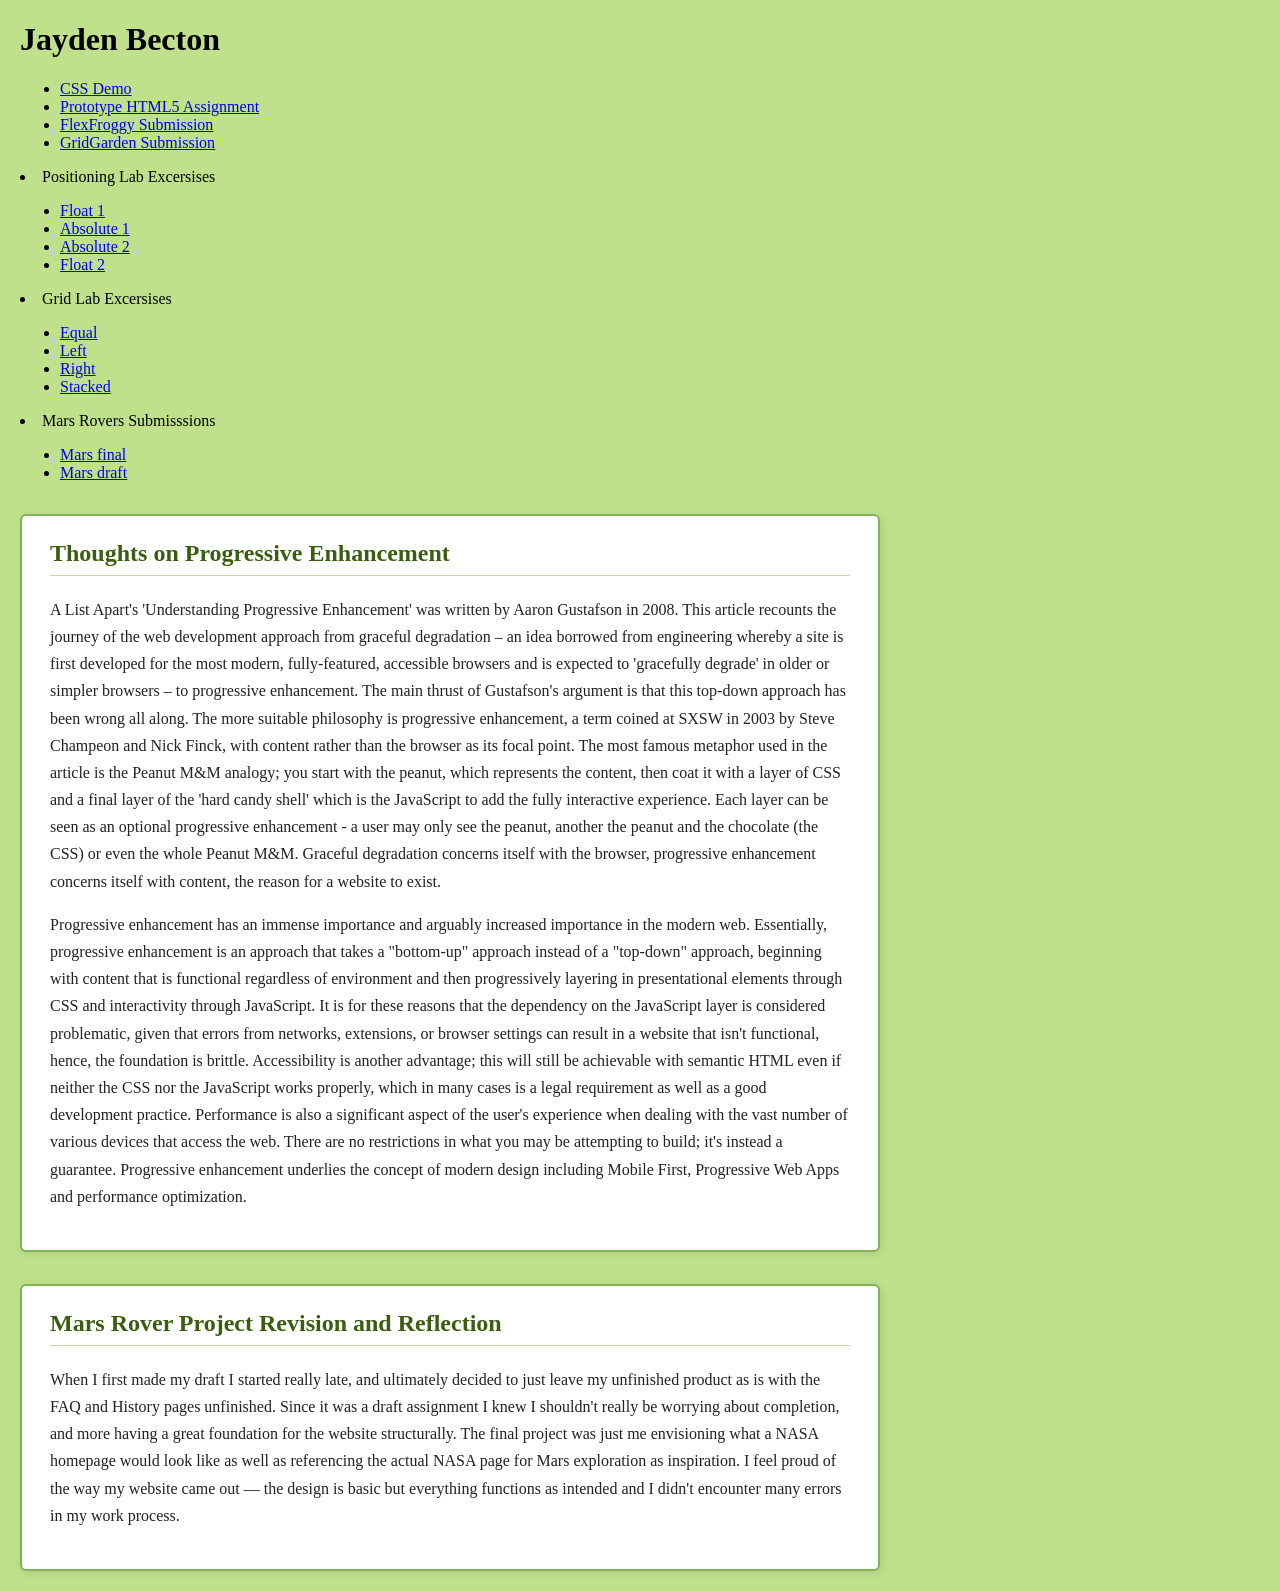
<file: index.html>
<!doctype html> 

<html lang="en">
<head>
  <meta charset="utf-8"> 
  <title>IFSC 1310 | JAYDEN BECTON</title>
  <meta name="description" content="Validation Assignment Link">
  <meta name="author" content="Jayden Becton">
  <link href="assets/css/style.css" rel="stylesheet" />
</head>
<body>
  <h1>Jayden Becton</h1>
  <nav>
    <ul>
      <li><a href="css-demo/index.html">CSS Demo</a></li>
      <li><a href="prototype/index.html">Prototype HTML5 Assignment</a></li>
      <li><a href="assets/img/FlexFroggy.png">FlexFroggy Submission</a></li>
      <li><a href="assets/img/gridgarden.png">GridGarden Submission</a></li>
    </ul>
    <li>Positioning Lab Excersises
      <ul>
        <li><a href="Positioning-Lab/float-1.html">Float 1</a></li>
        <li><a href="Positioning-Lab/absolute-1.html">Absolute 1</a></li>
        <li><a href="Positioning-Lab/absolute-2.html">Absolute 2</a></li>
        <li><a href="Positioning-Lab/float-2.html">Float 2</a></li>
      </ul>
    <li>Grid Lab Excersises
      <ul>
        <li><a href="Css-grid-lab/grid-two-col-equal.html">Equal</a></li>
        <li><a href="Css-grid-lab/grid-two-col-left.html">Left</a></li>
        <li><a href="Css-grid-lab/grid-two-col-right.html">Right</a></li>
        <li><a href="Css-grid-lab/grid-two-col-stacked.html">Stacked</a></li>
      </ul>
    </li>
    <li>Mars Rovers Submisssions
      <ul>
        <li><a href="mars-rovers/index.html">Mars final</a></li>
        <li><a href="mars-rovers draft/index.html">Mars draft</a></li>
      </ul>
    </li>    
  </nav>

  <section class="pe-box">
    <h2>Thoughts on Progressive Enhancement</h2>
    <p>A List Apart's 'Understanding Progressive Enhancement' was written by Aaron Gustafson in 2008. This article recounts the journey of the web development approach from graceful degradation – an idea borrowed from engineering whereby a site is first developed for the most modern, fully-featured, accessible browsers and is expected to 'gracefully degrade' in older or simpler browsers – to progressive enhancement. The main thrust of Gustafson's argument is that this top-down approach has been wrong all along. The more suitable philosophy is progressive enhancement, a term coined at SXSW in 2003 by Steve Champeon and Nick Finck, with content rather than the browser as its focal point. The most famous metaphor used in the article is the Peanut M&M analogy; you start with the peanut, which represents the content, then coat it with a layer of CSS and a final layer of the 'hard candy shell' which is the JavaScript to add the fully interactive experience. Each layer can be seen as an optional progressive enhancement - a user may only see the peanut, another the peanut and the chocolate (the CSS) or even the whole Peanut M&M. Graceful degradation concerns itself with the browser, progressive enhancement concerns itself with content, the reason for a website to exist.</p>
    <p>Progressive enhancement has an immense importance and arguably increased importance in the modern web. Essentially, progressive enhancement is an approach that takes a "bottom-up" approach instead of a "top-down" approach, beginning with content that is functional regardless of environment and then progressively layering in presentational elements through CSS and interactivity through JavaScript. It is for these reasons that the dependency on the JavaScript layer is considered problematic, given that errors from networks, extensions, or browser settings can result in a website that isn't functional, hence, the foundation is brittle. Accessibility is another advantage; this will still be achievable with semantic HTML even if neither the CSS nor the JavaScript works properly, which in many cases is a legal requirement as well as a good development practice. Performance is also a significant aspect of the user's experience when dealing with the vast number of various devices that access the web. There are no restrictions in what you may be attempting to build; it's instead a guarantee. Progressive enhancement underlies the concept of modern design including Mobile First, Progressive Web Apps and performance optimization.</p>
  </section>
  <section class="pe-box">
    <h2>Mars Rover Project Revision and Reflection</h2>
    <p>When I first made my draft I started really late, and ultimately decided to just leave my unfinished product as is with the FAQ and History pages unfinished. Since it was a draft assignment I knew I shouldn't really be worrying about completion, and more having a great foundation for the website structurally. The final project was just me envisioning what a NASA homepage would look like as well as referencing the actual NASA page for Mars exploration as inspiration. I feel proud of the way my website came out — the design is basic but everything functions as intended and I didn't encounter many errors in my work process.</p>
  </section>

</body>
</html>
</file>
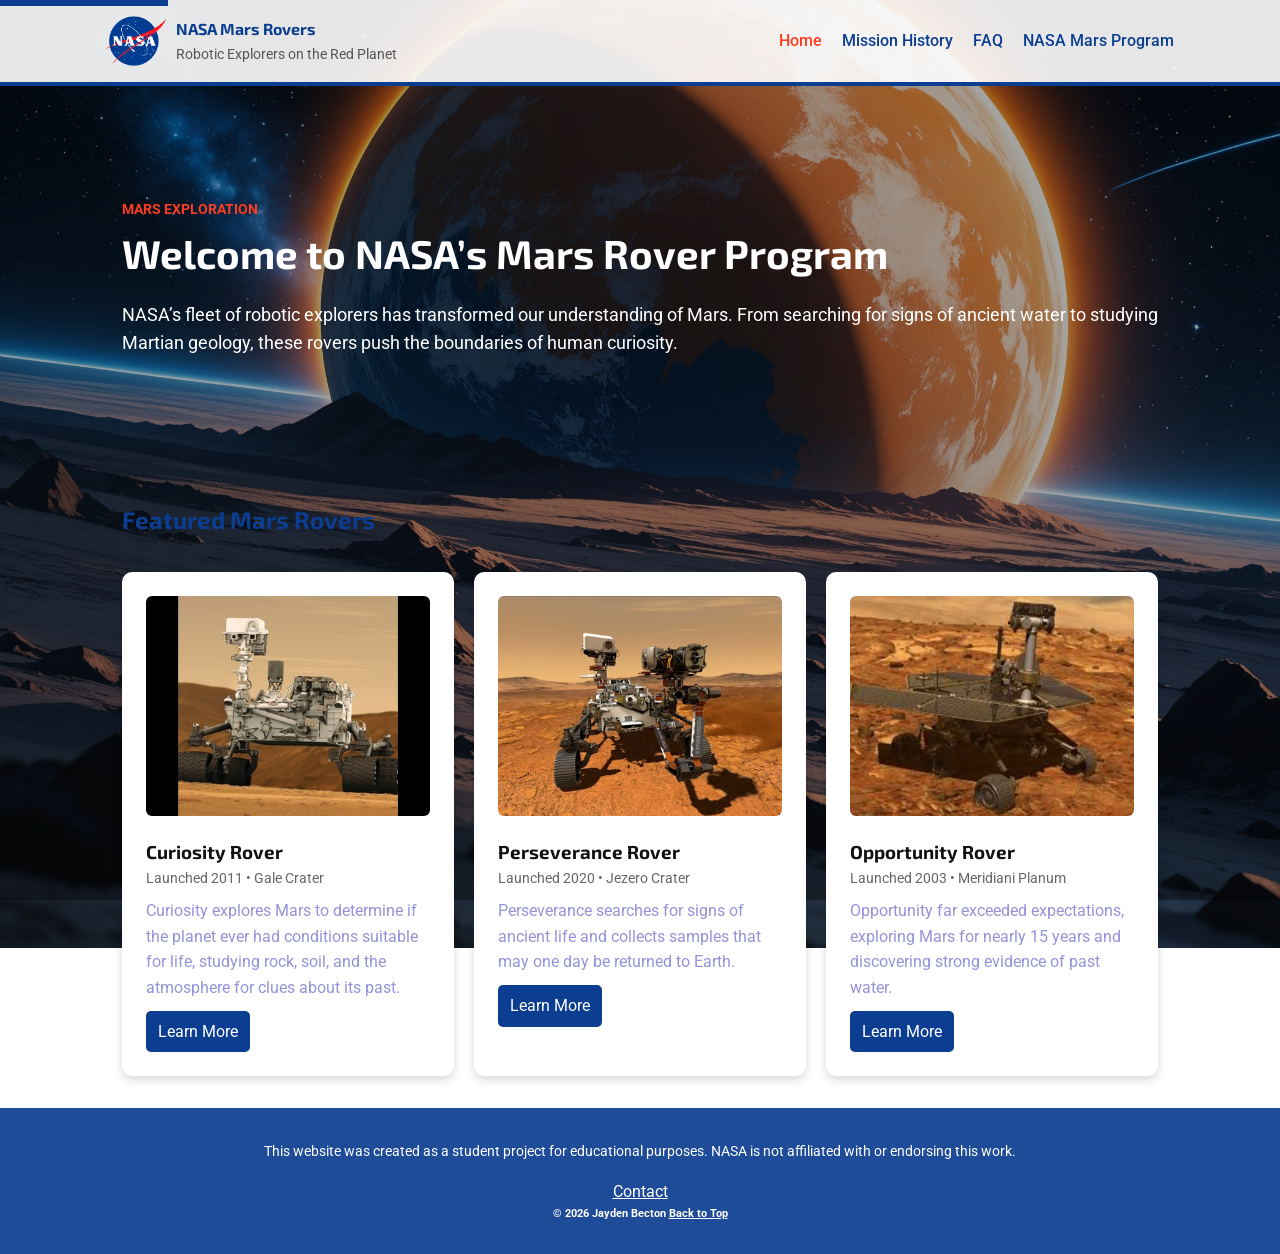
<file: mars-rovers/index.html>
<!DOCTYPE html>
<html lang="en">

<head>
  <meta charset="UTF-8">
  <title>NASA Mars Rovers</title>

  <meta name="description" content="Overview of NASA's Mars Rover Program, including Curiosity, Perseverance, and historic rover missions.">
  <meta name="author" content="Jayden Becton">
  <meta name="robots" content="noindex">

  <link href="assets/css/style.css" rel="stylesheet">
</head>

<body>

  <!-- Skip Link -->
  <a href="#main" class="skip-link">Skip to Main Content</a>

  <!-- HEADER -->
  <header role="banner">
    <div class="header-inner">

      <a class="brand" href="index.html">
        <img src="assets/img/nasa-logo.png" alt="NASA Logo">
        <div>
          <span class="site-title">NASA Mars Rovers</span>
          <div class="tagline">Robotic Explorers on the Red Planet</div>
        </div>
      </a>

      <nav role="navigation">
        <ul>
          <li><a href="index.html" aria-current="page">Home</a></li>
          <li><a href="history.html">Mission History</a></li>
          <li><a href="faq.html">FAQ</a></li>
          <li><a href="https://mars.nasa.gov">NASA Mars Program</a></li>
        </ul>
      </nav>

    </div>
  </header>

  <!-- HERO -->
  <section class="hero" style="background-image: url('assets/img/mars-bg.jpg');">
    <div class="container hero-content">
      <div>
        <div class="kicker">Mars Exploration</div>
        <h1>Welcome to NASA’s Mars Rover Program</h1>
        <p>
          NASA’s fleet of robotic explorers has transformed our understanding of Mars. From searching for signs of
          ancient water to studying Martian geology, these rovers push the boundaries of human curiosity.
        </p>
      </div>
    </div>
  </section>

  <!-- MAIN -->
  <main id="main" class="container">

    <h2>Featured Mars Rovers</h2>

    <div class="cards">

      <article class="card">
        <img src="assets/img/curiosity.jpg" alt="NASA Curiosity rover exploring Mars">
        <h3>Curiosity Rover</h3>
        <p class="meta">Launched 2011 • Gale Crater</p>
        <p>
          Curiosity explores Mars to determine if the planet ever had conditions suitable for life, studying rock,
          soil, and the atmosphere for clues about its past.
        </p>
        <a href="history.html" class="btn">Learn More</a>
      </article>

      <article class="card">
        <img src="assets/img/perserverance.jpg" alt="Perseverance rover and Ingenuity helicopter">
        <h3>Perseverance Rover</h3>
        <p class="meta">Launched 2020 • Jezero Crater</p>
        <p>
          Perseverance searches for signs of ancient life and collects samples that may one day be returned to Earth.
        </p>
        <a href="history.html" class="btn">Learn More</a>
      </article>

      <article class="card">
        <img src="assets/img/opportunity.jpg" alt="Opportunity rover on Mars surface">
        <h3>Opportunity Rover</h3>
        <p class="meta">Launched 2003 • Meridiani Planum</p>
        <p>
          Opportunity far exceeded expectations, exploring Mars for nearly 15 years and discovering strong evidence of
          past water.
        </p>
        <a href="history.html" class="btn">Learn More</a>
      </article>

    </div>

  </main>

  <!-- FOOTER -->
  <footer role="contentinfo">
    <div class="footer-inner">

      <div class="disclaimer">
        This website was created as a student project for educational purposes. NASA is not affiliated with or endorsing this work.
      </div>

      <div>
        <a href="mailto:jcbecton@ualr.edu">Contact</a><br>
        <h6>&copy; 2026 Jayden Becton <a href="#top">Back to Top</a></h6>
      </div>

    </div>
  </footer>

</body>
</html>
</file>
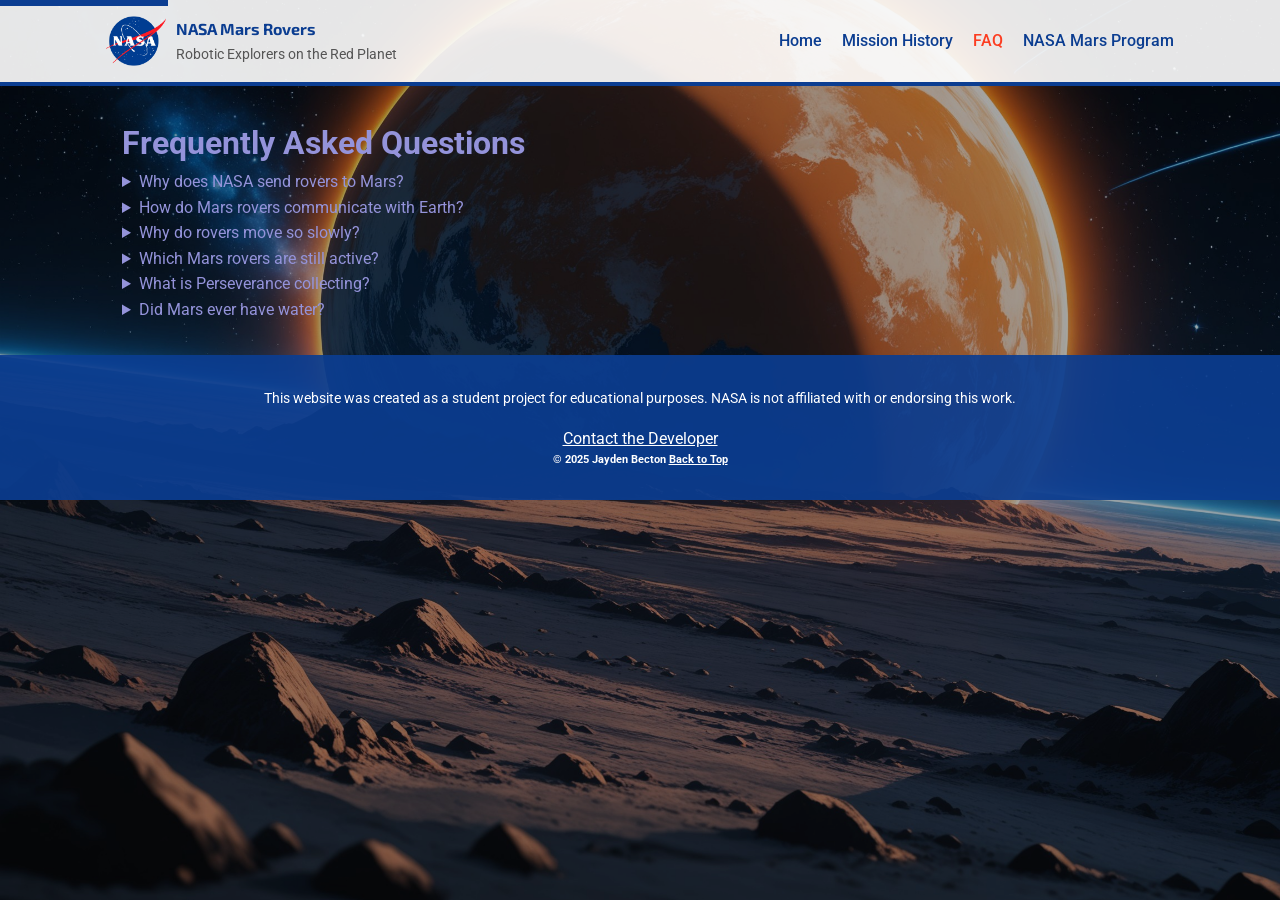
<file: mars-rovers/faq.html>
<!DOCTYPE html>
<html lang="en">
<head>
  <meta charset="UTF-8">
  <title>FAQ | NASA Mars Rovers</title>
  <meta name="description" content="Frequently asked questions about NASA Mars rovers and Mars exploration.">
  <meta name="author" content="Jayden Becton">
  <meta name="robots" content="noindex">
  <link href="assets/css/style.css" rel="stylesheet">
</head>

<body>
  <a href="#main" class="skip-link">Skip to Main Content</a>

  <header role="banner">
    <div class="header-inner">
      <a class="brand" href="index.html">
        <img src="assets/img/nasa-logo.png" alt="NASA Logo">
        <div>
          <span class="site-title">NASA Mars Rovers</span>
          <div class="tagline">Robotic Explorers on the Red Planet</div>
        </div>
      </a>

      <nav role="navigation">
        <ul>
          <li><a href="index.html">Home</a></li>
          <li><a href="history.html">Mission History</a></li>
          <li><a href="faq.html" aria-current="page">FAQ</a></li>
          <li><a href="https://mars.nasa.gov">NASA Mars Program</a></li>
        </ul>
      </nav>
    </div>
  </header>

  <main id="main" class="container">
    <h1>Frequently Asked Questions</h1>

    <details>
      <summary>Why does NASA send rovers to Mars?</summary>
      <p>NASA sends rovers to Mars to study the planet’s surface, climate, geology, and history. These missions help scientists understand whether Mars may have once supported life.</p>
    </details>

    <details>
      <summary>How do Mars rovers communicate with Earth?</summary>
      <p>Rovers usually send information to orbiters around Mars, which then relay that data back to Earth through NASA’s communication networks.</p>
    </details>

    <details>
      <summary>Why do rovers move so slowly?</summary>
      <p>Mars rovers move slowly because every path must be carefully planned to avoid rocks, slopes, sand traps, and other hazards that could damage the rover.</p>
    </details>

    <details>
      <summary>Which Mars rovers are still active?</summary>
      <p>Curiosity and Perseverance are active NASA rovers currently exploring Mars.</p>
    </details>

    <details>
      <summary>What is Perseverance collecting?</summary>
      <p>Perseverance is collecting rock and soil samples from Jezero Crater. These samples may eventually be returned to Earth for detailed study.</p>
    </details>

    <details>
      <summary>Did Mars ever have water?</summary>
      <p>Evidence from rover missions shows that Mars once had liquid water, including ancient rivers, lakes, and minerals that formed in wet environments.</p>
    </details>
  </main>

  <footer role="contentinfo">
    <div class="footer-inner">
      <div class="disclaimer">
        This website was created as a student project for educational purposes. NASA is not affiliated with or endorsing this work.
      </div>
      <a href="mailto:jcbecton@ualr.edu">Contact the Developer</a>
      <h6>&copy; 2025 Jayden Becton <a href="#top">Back to Top</a></h6>
    </div>
  </footer>
</body>
</html>
</file>
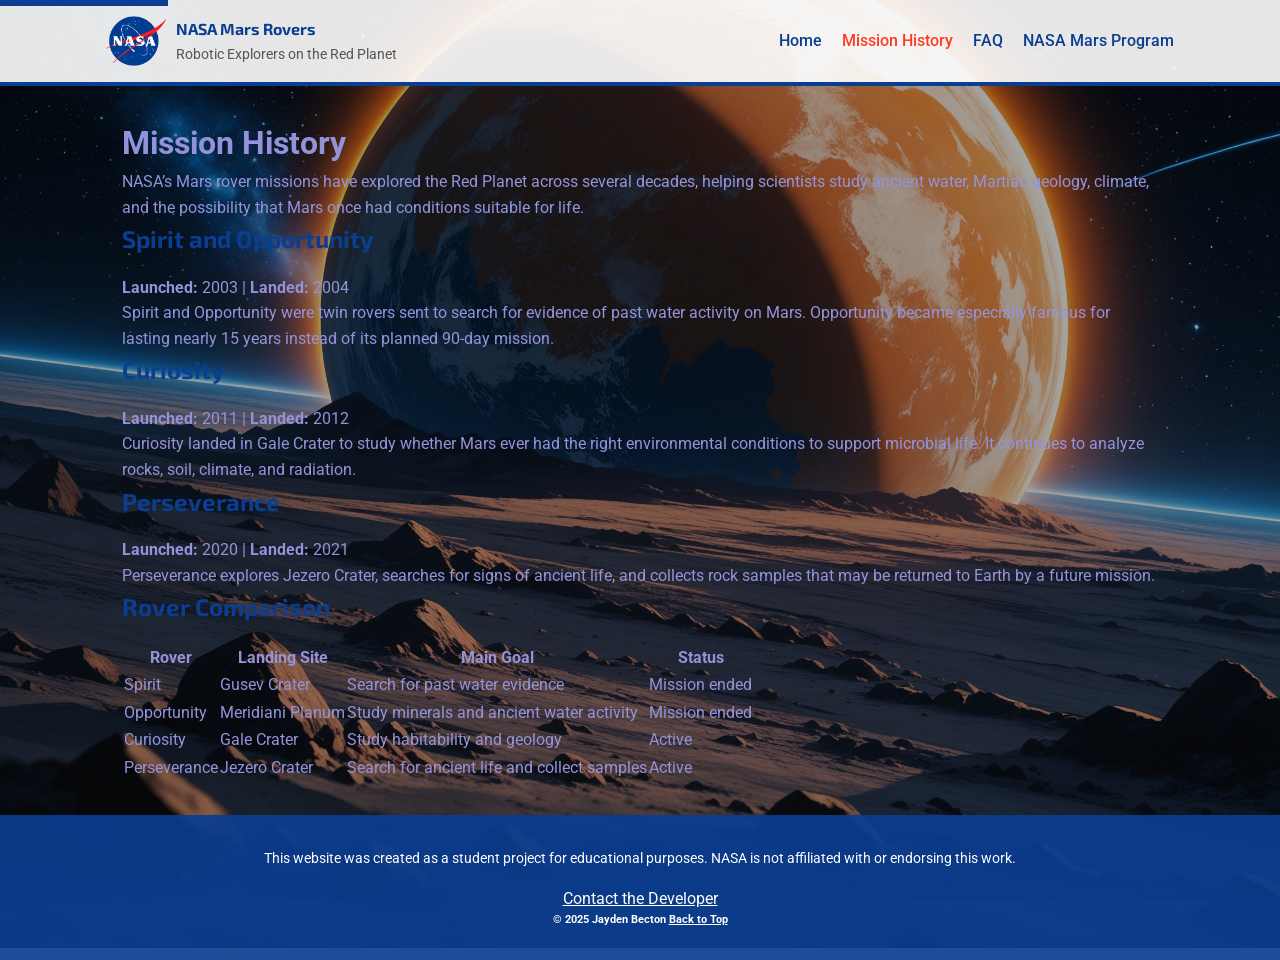
<file: mars-rovers/history.html>
<!DOCTYPE html>
<html lang="en">
<head>
  <meta charset="UTF-8">
  <title>Mission History | NASA Mars Rovers</title>
  <meta name="description" content="Timeline of NASA Mars rover launches, landings, and major accomplishments.">
  <meta name="author" content="Jayden Becton">
  <meta name="robots" content="noindex">
  <link href="assets/css/style.css" rel="stylesheet">
</head>

<body>
  <a href="#main" class="skip-link">Skip to Main Content</a>

  <header role="banner">
    <div class="header-inner">
      <a class="brand" href="index.html">
        <img src="assets/img/nasa-logo.png" alt="NASA Logo">
        <div>
          <span class="site-title">NASA Mars Rovers</span>
          <div class="tagline">Robotic Explorers on the Red Planet</div>
        </div>
      </a>

      <nav role="navigation">
        <ul>
          <li><a href="index.html">Home</a></li>
          <li><a href="history.html" aria-current="page">Mission History</a></li>
          <li><a href="faq.html">FAQ</a></li>
          <li><a href="https://mars.nasa.gov">NASA Mars Program</a></li>
        </ul>
      </nav>
    </div>
  </header>

  <main id="main" class="container">
    <h1>Mission History</h1>
    <p>
      NASA’s Mars rover missions have explored the Red Planet across several decades, helping scientists study ancient water,
      Martian geology, climate, and the possibility that Mars once had conditions suitable for life.
    </p>

    <section class="timeline">
      <article class="timeline-item">
        <h2>Spirit and Opportunity</h2>
        <p><strong>Launched:</strong> 2003 | <strong>Landed:</strong> 2004</p>
        <p>
          Spirit and Opportunity were twin rovers sent to search for evidence of past water activity on Mars. Opportunity
          became especially famous for lasting nearly 15 years instead of its planned 90-day mission.
        </p>
      </article>

      <article class="timeline-item">
        <h2>Curiosity</h2>
        <p><strong>Launched:</strong> 2011 | <strong>Landed:</strong> 2012</p>
        <p>
          Curiosity landed in Gale Crater to study whether Mars ever had the right environmental conditions to support
          microbial life. It continues to analyze rocks, soil, climate, and radiation.
        </p>
      </article>

      <article class="timeline-item">
        <h2>Perseverance</h2>
        <p><strong>Launched:</strong> 2020 | <strong>Landed:</strong> 2021</p>
        <p>
          Perseverance explores Jezero Crater, searches for signs of ancient life, and collects rock samples that may be
          returned to Earth by a future mission.
        </p>
      </article>
    </section>

    <section>
      <h2>Rover Comparison</h2>
      <table class="specs">
        <thead>
          <tr>
            <th>Rover</th>
            <th>Landing Site</th>
            <th>Main Goal</th>
            <th>Status</th>
          </tr>
        </thead>
        <tbody>
          <tr>
            <td>Spirit</td>
            <td>Gusev Crater</td>
            <td>Search for past water evidence</td>
            <td>Mission ended</td>
          </tr>
          <tr>
            <td>Opportunity</td>
            <td>Meridiani Planum</td>
            <td>Study minerals and ancient water activity</td>
            <td>Mission ended</td>
          </tr>
          <tr>
            <td>Curiosity</td>
            <td>Gale Crater</td>
            <td>Study habitability and geology</td>
            <td>Active</td>
          </tr>
          <tr>
            <td>Perseverance</td>
            <td>Jezero Crater</td>
            <td>Search for ancient life and collect samples</td>
            <td>Active</td>
          </tr>
        </tbody>
      </table>
    </section>
  </main>

  <footer role="contentinfo">
    <div class="footer-inner">
      <div class="disclaimer">
        This website was created as a student project for educational purposes. NASA is not affiliated with or endorsing this work.
      </div>
      <a href="mailto:jcbecton@ualr.edu">Contact the Developer</a>
      <h6>&copy; 2025 Jayden Becton <a href="#top">Back to Top</a></h6>
    </div>
  </footer>
</body>
</html>
</file>
<file: assets/css/style.css>
/* course homepage */

body {
    background-color: rgba(160, 211, 83, 0.671);
    font-family: Georgia, serif;
    margin: 20px;
}

.pe-box {
    background-color: #ffffff;
    border: 2px solid rgba(100, 160, 40, 0.8);
    border-radius: 6px;
    padding: 24px 28px;
    margin-top: 32px;
    max-width: 800px;
    box-shadow: 2px 2px 8px rgba(0, 0, 0, 0.1);
}

.pe-box h2 {
    margin-top: 0;
    color: #3a5e10;
    border-bottom: 1px solid rgba(100, 160, 40, 0.4);
    padding-bottom: 8px;
}

.pe-box p {
    line-height: 1.7;
    color: #222;
}
</file>
<file: mars-rovers/assets/css/style.css>
@import url('https://fonts.googleapis.com/css2?family=Exo+2:wght@400;600;700&family=Roboto:wght@300;400;500&display=swap');

/* RESET */
* {
  margin: 0;
  padding: 0;
  box-sizing: border-box;
}

html, body {
  min-height: 100%;
}

/* BODY BACKGROUND */
body {
  font-family: 'Roboto', sans-serif;
  background: url('../img/mars-bg.jpg') no-repeat center center fixed;
  background-size: cover;
  color: #9493da;
  line-height: 1.6;
}

body::before {
  content: "";
  position: fixed;
  inset: 0;
  background: rgba(0, 0, 0, 0.35);
  z-index: -1;
}

/* SKIP LINK */
.skip-link {
  position: absolute;
  top: -40px;
  left: 0;
  background: #0B3D91;
  color: white;
  padding: 10px;
  z-index: 1000;
}

.skip-link:focus {
  top: 0;
}

/* HEADER */
header {
  background: rgba(255, 255, 255, 0.9);
  border-bottom: 4px solid #0B3D91;
}

.header-inner {
  max-width: 1100px;
  margin: auto;
  padding: 1rem;
  display: flex;
  justify-content: space-between;
  align-items: center;
}

.brand {
  display: flex;
  align-items: center;
  text-decoration: none;
  color: #0B3D91;
  gap: 10px;
}

.brand img {
  width: 60px;
}

.site-title {
  font-family: 'Exo 2', sans-serif;
  font-weight: 700;
}

.tagline {
  font-size: 0.9rem;
  color: #555;
}

/* NAV */
nav ul {
  list-style: none;
  display: flex;
  gap: 20px;
}

nav a {
  text-decoration: none;
  color: #0B3D91;
  font-weight: 500;
}

nav a:hover,
nav a[aria-current="page"] {
  color: #FC3D21;
}

/* HERO */
.hero {
  background: transparent !important;
  padding: 5rem 0;
  color: white;
  position: relative;
}

.hero::before {
  content: "";
  position: absolute;
  inset: 0;
  background: transparent;
}

.hero-content {
  position: relative;
  max-width: 700px;
  margin: auto;
}

.kicker {
  color: #FC3D21;
  text-transform: uppercase;
  font-size: 0.9rem;
  font-weight: 700;
}

.hero h1 {
  font-family: 'Exo 2', sans-serif;
  font-size: 2.5rem;
  margin-bottom: 1rem;
}

.hero p {
  font-size: 1.1rem;
  color: white;
}

/* MAIN */
.container {
  max-width: 1100px;
  margin: auto;
  padding: 2rem;
  background: transparent;
}

main {
  background: rgba(255, 255, 255, 0.88);
  border-radius: 12px;
  margin-top: 2rem;
  margin-bottom: 2rem;
}

h2 {
  font-family: 'Exo 2', sans-serif;
  color: #0B3D91;
  margin-bottom: 1rem;
}

/* CARDS */
.cards {
  display: grid;
  gap: 20px;
  margin-top: 2rem;
}

.card {
  background: white;
  padding: 1.5rem;
  border-radius: 10px;
  box-shadow: 0 4px 10px rgba(0,0,0,0.15);
}

.card img {
  width: 100%;
  height: 220px;
  object-fit: cover;
  border-radius: 6px;
  margin-bottom: 14px;
}

.card h3 {
  font-family: 'Exo 2', sans-serif;
  color: #111;
}

.meta {
  color: #666;
  font-size: 0.9rem;
  margin-bottom: 0.5rem;
}

/* BUTTON */
.btn {
  display: inline-block;
  margin-top: 10px;
  padding: 8px 12px;
  background: #0B3D91;
  color: white;
  text-decoration: none;
  border-radius: 5px;
}

.btn:hover {
  background: #FC3D21;
}

/* FOOTER */
footer {
  background: rgba(11, 61, 145, 0.92);
  color: white;
  padding: 2rem 0;
  text-align: center;
}

.footer-inner {
  max-width: 1100px;
  margin: auto;
  padding: 0 2rem;
}

footer a {
  color: white;
}

.disclaimer {
  margin-bottom: 1rem;
  font-size: 0.9rem;
}

/* RESPONSIVE */
@media (min-width: 800px) {
  .cards {
    grid-template-columns: repeat(3, 1fr);
  }
}

@media (max-width: 799px) {
  .header-inner {
    flex-direction: column;
    text-align: center;
    gap: 1rem;
  }

  nav ul {
    flex-wrap: wrap;
    justify-content: center;
  }

  .hero h1 {
    font-size: 2rem;
  }

  main {
    margin: 1rem;
  }
}
</file>
